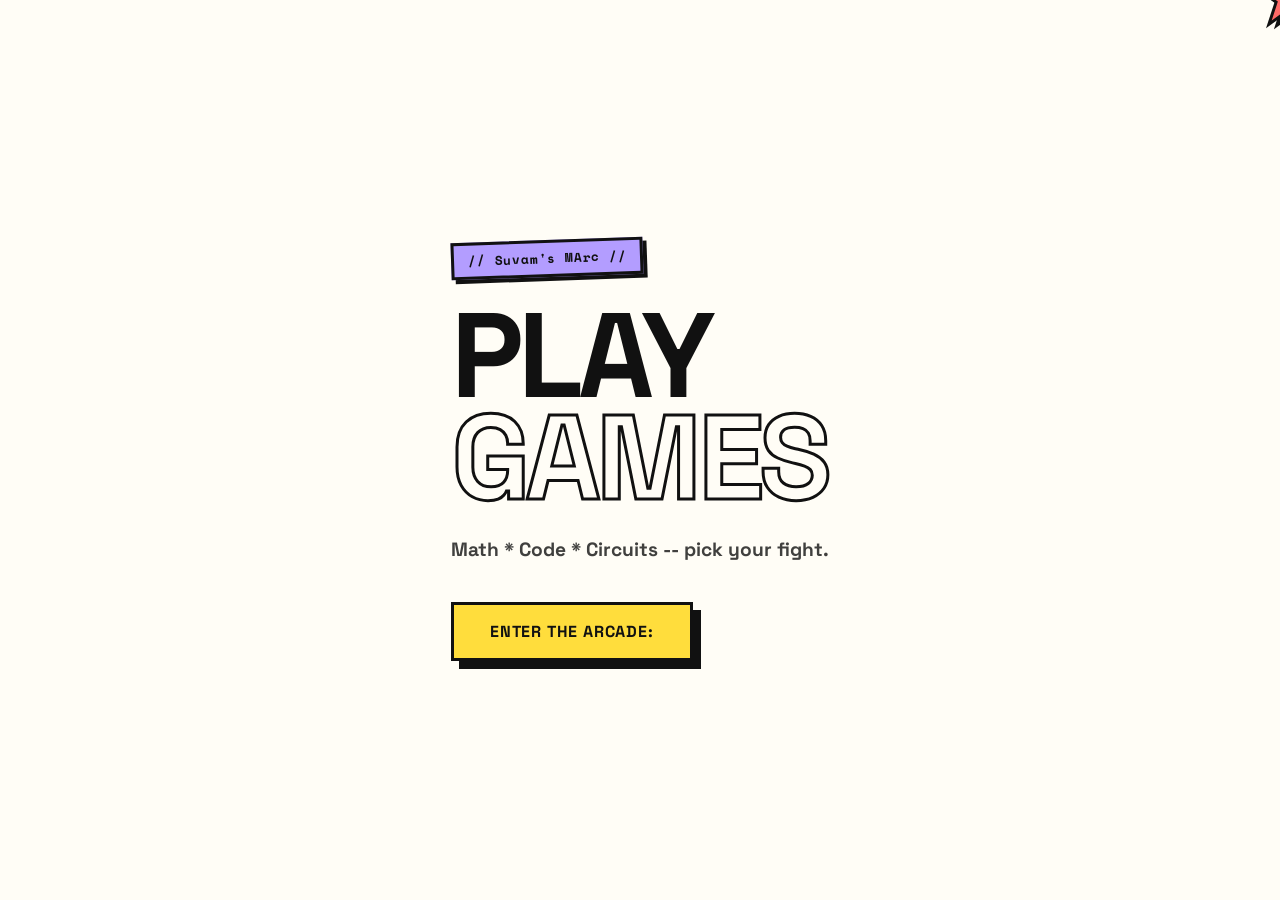
<file: index.html>
<!DOCTYPE html>
<html lang="en" data-theme="light">
<head>
    <meta charset="UTF-8">
    <meta name="viewport" content="width=device-width, initial-scale=1.0">
    <title>Suvam's Arcade</title>
    <link rel="preconnect" href="https://fonts.googleapis.com">
    <link rel="stylesheet" href="https://fonts.googleapis.com/css2?family=Space+Grotesk:wght@400;700;900&family=Space+Mono:wght@400;700&display=block">
    <link rel="stylesheet" href="style.css">
</head>
<body>
    
    <div id="screen-landing" class="screen active">
        <div class="landing-inner">
            <div class="arcade-tag">// Suvam's MArc //</div>
            <h1 class="arcade-title">
                <span class="title-solid">PLAY</span>
                <span class="title-hollow">GAMES</span>
            </h1>
            <p class="arcade-sub">Math * Code * Circuits -- pick your fight.</p>
            
            <a href="waiting/waiting.html">
            <button class="btn-primary" id="btn-enter">Enter the Arcade: </button>
            </a>
          </div>
        <div class="landing-deco" aria-hidden="true">
            <span class="deco-star">★</span>
        </div>
    </div>

    <div id="screen-username" class="screen">
        <div class="username-inner">
            <div class="arcade-tag">WHO ARE YOU?</div>
            <h2 class="gate-title">PICK YOUR <br><span class="title-accent">NICKNAME.</span></h2>
            <p class="gate-sub">No signup . No email. Just a name. </p>
            <div class="username-form">
                <input 
                type="text"
                id="username-input"
                class="username-field"
                placeholder="e.g. tungtungtungsahur"
                maxlength="20"
                autocomplete="off"
                spellcheck="false"
                >
                <div class="username-hint" id="username-hint"></div>
                <button class="btn-primary" id="btn-play">LET'S PLAY</button>
            </div>    
        </div>
    </div>
    
    <div id="screen-select" class="screen">
 
    <nav class="arcade-nav">
      <div class="nav-logo">SUVAM'S ARCADE</div>
      <div class="nav-right">
        <span class="nav-username" id="nav-username"></span>
        <button class="btn-change" id="btn-change">CHANGE NAME</button>
      </div>
    </nav>
 
    <div class="select-inner">
 
      <div class="select-header">
        <span class="section-tag">SELECT GAME</span>
        <h2 class="select-title">CHOOSE YOUR<br><span class="title-accent">BATTLEFIELD.</span></h2>
      </div>
 
      <div class="games-grid">
 
        <div class="game-card" data-game="numstrike">
          <div class="game-card-header yellow">
            <span class="game-icon">💥</span>
            <span class="game-difficulty">EASY → HARD</span>
          </div>
          <div class="game-card-body">
            <h3 class="game-name">NUMSTRIKE</h3>
            <p class="game-desc">Equations fall from the sky. Solve them before they hit the ground. Miss three — game over.</p>
            <div class="game-meta">
              <span class="game-tag">Math</span>
              <span class="game-tag">Timed</span>
              <span class="game-tag">Streak</span>
            </div>
            <div class="game-score">
              YOUR BEST: <span class="score-val" id="score-numstrike">---</span>
            </div>
            <button class="btn-play-game" data-target="games/numstrike/index.html">PLAY →</button>
          </div>
        </div>
 
        <div class="game-card" data-game="codecrash">
          <div class="game-card-header teal">
            <span class="game-icon">💻</span>
            <span class="game-difficulty">MEDIUM</span>
          </div>
          <div class="game-card-body">
            <h3 class="game-name">CODECRASH</h3>
            <p class="game-desc">Code runs line by line then crashes. Find the bug before the clock runs out.</p>
            <div class="game-meta">
              <span class="game-tag">Coding</span>
              <span class="game-tag">Reaction</span>
              <span class="game-tag">Accuracy</span>
            </div>
            <div class="game-score">
              YOUR BEST: <span class="score-val" id="score-codecrash">---</span>
            </div>
            <button class="btn-play-game" data-target="games/codecrash/index.html">PLAY →</button>
          </div>
        </div>
 
        <div class="game-card" data-game="wirefixer">
          <div class="game-card-header lime">
            <span class="game-icon">⚡</span>
            <span class="game-difficulty">HARD</span>
          </div>
          <div class="game-card-body">
            <h3 class="game-name">WIREFIXER</h3>
            <p class="game-desc">A circuit has one broken connection. Find and fix it before the system shuts down.</p>
            <div class="game-meta">
              <span class="game-tag">Circuits</span>
              <span class="game-tag">Logic</span>
              <span class="game-tag">Visual</span>
            </div>
            <div class="game-score">
              YOUR BEST: <span class="score-val" id="score-wirefixer">---</span>
            </div>
            <button class="btn-play-game" data-target="games/wirefixer/index.html">PLAY →</button>
          </div>
        </div>
 
      </div>

      <div class="leaderboard-wrap"> 
        <div class="leaderboard-header">
          <span class="section-tag">GLOBAL TOP 5</span>
        </div>
        <div class="leaderboard-list" id="leaderboard-list">
          <div class="lb-row lb-placeholder">Connect Supabase to load scores</div>
        </div>
      </div>
    </div>
  </div>  
</body>
</html>
</file>
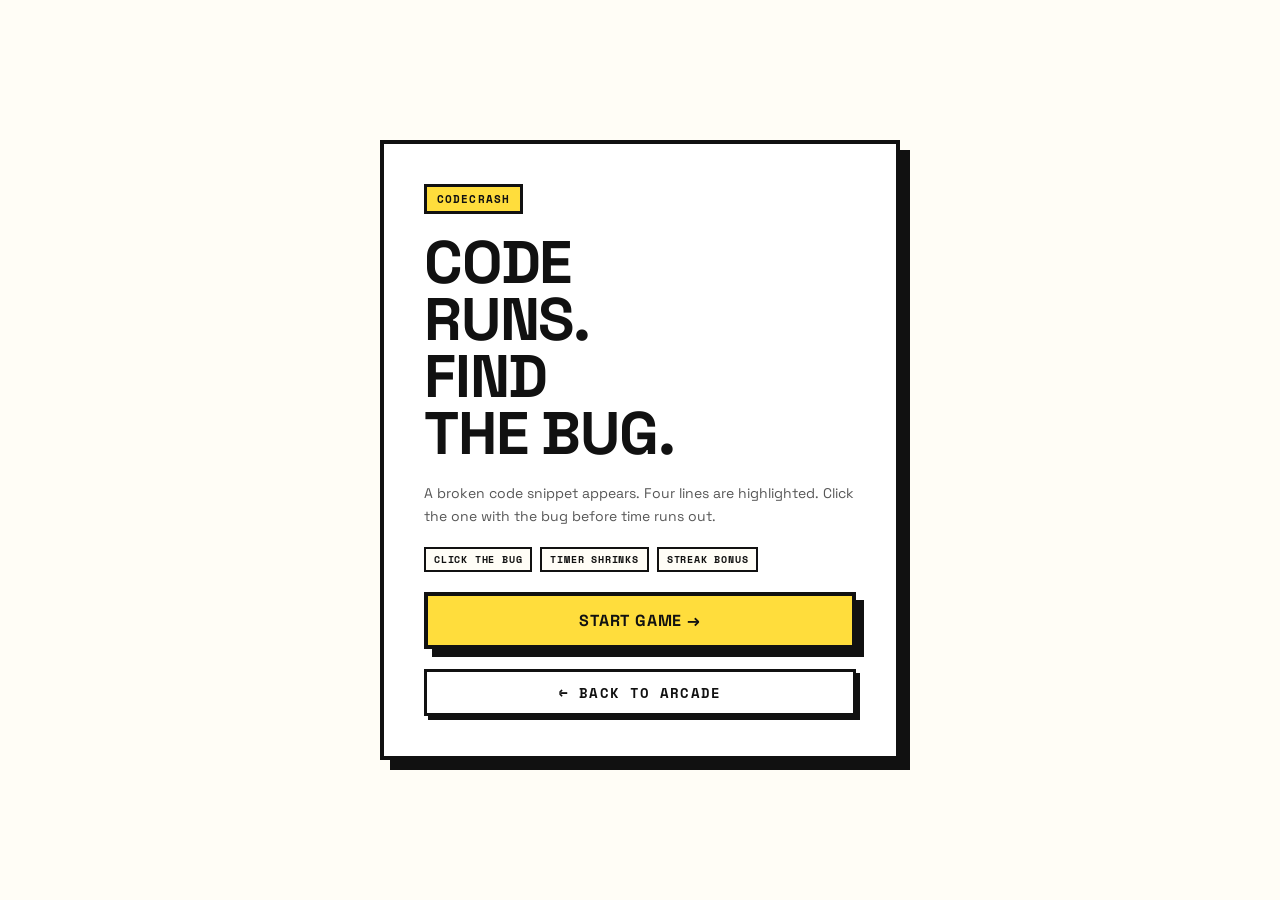
<file: games/codecrash/index.html>
<!DOCTYPE html>
<html lang="en">
<head>
  <meta charset="UTF-8">
  <meta name="viewport" content="width=device-width, initial-scale=1.0">
  <title>CODECRASH — Suvam's Arcade</title>

  <link href="https://fonts.googleapis.com/css2?family=Space+Grotesk:wght@400;700;900&family=Space+Mono:wght@400;700&display=block" rel="stylesheet">
  <link rel="stylesheet" href="style.css">
</head>
<body>
  <div id="overlay-start" class="overlay active">
    <div class="overlay-box">
      <div class="overlay-tag">CODECRASH</div>
      <h1 class="overlay-title">CODE<br>RUNS.<br>FIND<br>THE BUG.</h1>
      <p class="overlay-desc">
        A broken code snippet appears. Four lines are highlighted.
        Click the one with the bug before time runs out.
      </p>
      <div class="overlay-meta">
        <span class="meta-item">CLICK THE BUG</span>
        <span class="meta-item">TIMER SHRINKS</span>
        <span class="meta-item">STREAK BONUS</span>
      </div>
      <button id="btn-start" class="btn-primary">START GAME →</button>
      <button id="btn-back-start" class="btn-secondary">← BACK TO ARCADE</button>
    </div>
  </div>

  <div id="overlay-gameover" class="overlay">
    <div class="overlay-box">
      <div class="overlay-tag gameover-tag">GAME OVER</div>
      <h2 class="overlay-title">BUG<br>WON.</h2>

      <div class="result-grid">
        <div class="result-item">
          <span class="result-label">SCORE</span>
          <span class="result-value" id="final-score">0</span>
        </div>
        <div class="result-item">
          <span class="result-label">BEST</span>
          <span class="result-value" id="final-best">0</span>
        </div>
        <div class="result-item">
          <span class="result-label">ROUND</span>
          <span class="result-value" id="final-round">1</span>
        </div>
        <div class="result-item">
          <span class="result-label">BEST STREAK</span>
          <span class="result-value" id="final-streak">0</span>
        </div>
      </div>

      <div id="new-best-banner" class="new-best hidden">★ NEW BEST SCORE ★</div>

      <button id="btn-restart" class="btn-primary">PLAY AGAIN →</button>
      <button id="btn-back-over" class="btn-secondary">← BACK TO ARCADE</button>
    </div>
  </div>


  <div id="game-ui" class="hidden">

    <div id="hud">

      <div class="hud-left">
        <button id="btn-back-hud" class="hud-btn">← ARCADE</button>
        <span class="hud-title">// CODECRASH</span>
      </div>

      <div class="hud-center">
        <div class="hud-item">
          <span class="hud-label">SCORE</span>
          <span class="hud-value" id="hud-score">0</span>
        </div>
        <div class="hud-item">
          <span class="hud-label">ROUND</span>
          <span class="hud-value" id="hud-round">1</span>
        </div>
        <div class="hud-item">
          <span class="hud-label">STREAK</span>
          <span class="hud-value streak-val" id="hud-streak">0×</span>
        </div>
      </div>

      <!-- Right side: lives displayed as X marks -->
      <div class="hud-right">
        <span class="life" id="life-1">✕</span>
        <span class="life" id="life-2">✕</span>
        <span class="life" id="life-3">✕</span>
      </div>

    </div>

    <div id="game-area">

      <div class="context-pill">
        <span class="context-tag">CRASH</span>
        <span class="context-text" id="context-text">Loading...</span>
      </div>

      <div class="code-block" id="code-block">

        <div class="code-titlebar">
          <div class="code-titlebar-dots">
            <div class="dot dot-red"></div>
            <div class="dot dot-yellow"></div>
            <div class="dot dot-green"></div>
          </div>
          <span class="code-filename" id="code-filename">buggy.py</span>
          <span class="code-lang-tag" id="code-lang-tag">Python</span>
        </div>

        <div class="code-body" id="code-body"></div>

      </div>
      <div class="timer-wrap">
        <div class="timer-label-row">
          <span class="timer-label">TIME REMAINING</span>
          <span class="timer-seconds" id="timer-seconds">5.0s</span>
        </div>
        <div class="timer-track">
          <div class="timer-bar" id="timer-bar"></div>
        </div>
      </div>

    </div>
    <div id="status-bar">
      <span class="status-hint"><span>CLICK</span> the line with the bug</span>
      <span class="status-round" id="status-round">ROUND 1</span>
    </div>

  </div>
  <script src="game.js"></script>
</body>
</html>
</file>
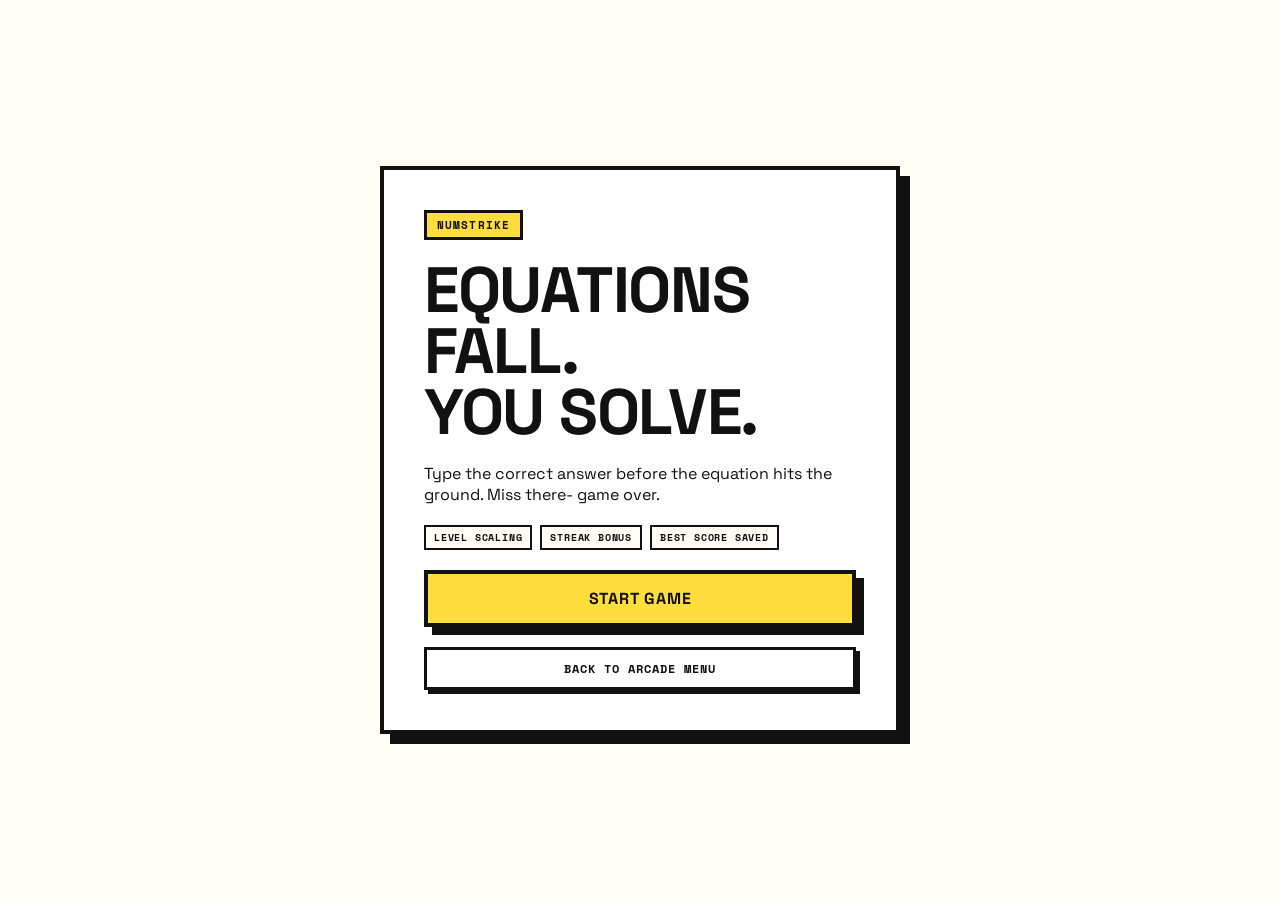
<file: games/numstrike/index.html>
<!DOCTYPE html>
<html lang="en">
    <head>
        <meta charset="UTF-8">
        <meta name="viewport" content="width=device-width", initial-scale=1.0>
        <title>NumStrike | A Fun Math Game</title>
        <link rel="stylesheet" href="style.css">
        <link rel="stylesheet" href="https://fonts.googleapis.com/css2?family=Space+Grotesk:wght@400;700;900&family=Space+Mono:wght@400;700&display=block">
    </head>

    <body> 
        <div id="overlay-start" class="overlay active">
            <div class="overlay-box">
                <div class="overlay-tag">NumStrike</div>
                <h1 class="overlay-title">EQUATIONS<br>FALL.<br>YOU SOLVE.</h1>
                <p class="overlay-dec">Type the correct answer before the equation hits the ground. Miss there- game over.</p>
                <div class="overlay-meta">
                    <span class="meta-item">LEVEL SCALING</span>
                    <span class="meta-item">STREAK BONUS</span>
                    <span class="meta-item">BEST SCORE SAVED</span>
                </div>
                <button id="btn-start" class="btn-primary">START GAME</button>
                <button id="btn-instructions" class="btn-secondary">BACK TO ARCADE MENU</button>
            </div>
        </div>


        <div id="overlay-gameover" class="overlay">
            <div class="overlay-box">
                <div class="overlay-tag gameover-tag">GAME OVER</div>
                <h2 class="overlay-title">NICE TRY!</h2>
                <div class="result-grid">
                    <div class="result-item">
                        <span class="result-label">SCORE:</span>
                        <span class="result-value" id="final-score">0</span>
                    </div>
                    <div class="result-item">
                        <span class="result-label">LEVEL</span>
                        <span class="result-value" id="final-level">1</span>
                    </div>
                    <div class="result-item">
                        <span class="result-label">BEST STREAK</span>
                        <span class="result-value" id="final-streak">0</span>
                    </div>
                </div>
                <div id="new-best-banner" class="new-best hidden">★ NEW BEST SCORE ★</div>
                <button id="btn-restart" class="btn-primary">PLAY AGAIN -></button>
                <button id="btn-back-over" class="btn-secondary">BACK TO ARCADE MENU</button>
            </div>
        </div>
 <div id="game-ui" class="hidden">

    
     <div id="hud">
      <div class="hud-left">
        <button id="btn-back-hud" class="hud-btn">← ARCADE</button>
      </div>
      <div class="hud-center">
        <div class="hud-item">
          <span class="hud-label">SCORE</span>
          <span class="hud-value" id="hud-score">0</span>
        </div>
        <div class="hud-item">
          <span class="hud-label">LEVEL</span>
          <span class="hud-value" id="hud-level">1</span>
        </div>
        <div class="hud-item">
          <span class="hud-label">STREAK</span>
          <span class="hud-value streak-val" id="hud-streak">0×</span>
        </div>
      </div>
      <div class="hud-right">
        <div id="lives-display">
          <span class="life" id="life-1">♥</span>
          <span class="life" id="life-2">♥</span>
          <span class="life" id="life-3">♥</span>
        </div>
      </div>
    </div>

    <canvas id="game-canvas"></canvas>

    <div id="key-hints">
        <span class="hint-item"><kbd>0-9</kbd>Type Answer</span>
        <span class="hint-sep">·</span>
        <span class="hint-item"><kbd>ENTER</kbd>Fire</span>
        <span class="hint-sep">·</span>
        <span class="hint-item"><kbd>BACKSPACE</kbd>correct</span>
        <span class="hint-sep">·</span>
        <span class="hint-item">miss 3 - <strong>GAME OVER</strong></span>
    </div>

    <div id="input-bar">
        <span id="input-prefix">&gt;_</span>
        <input
            type="text"
            id="answer-input"
            autocomplete="off"
            spellcheck="false"
            placeholder="Type your answer here"
            maxlength="6"
        >
        <button id="btn-submit">FIRE</button>
    </div>
  </div>
    <script src="game.js"></script>
</body>
</html>
</file>
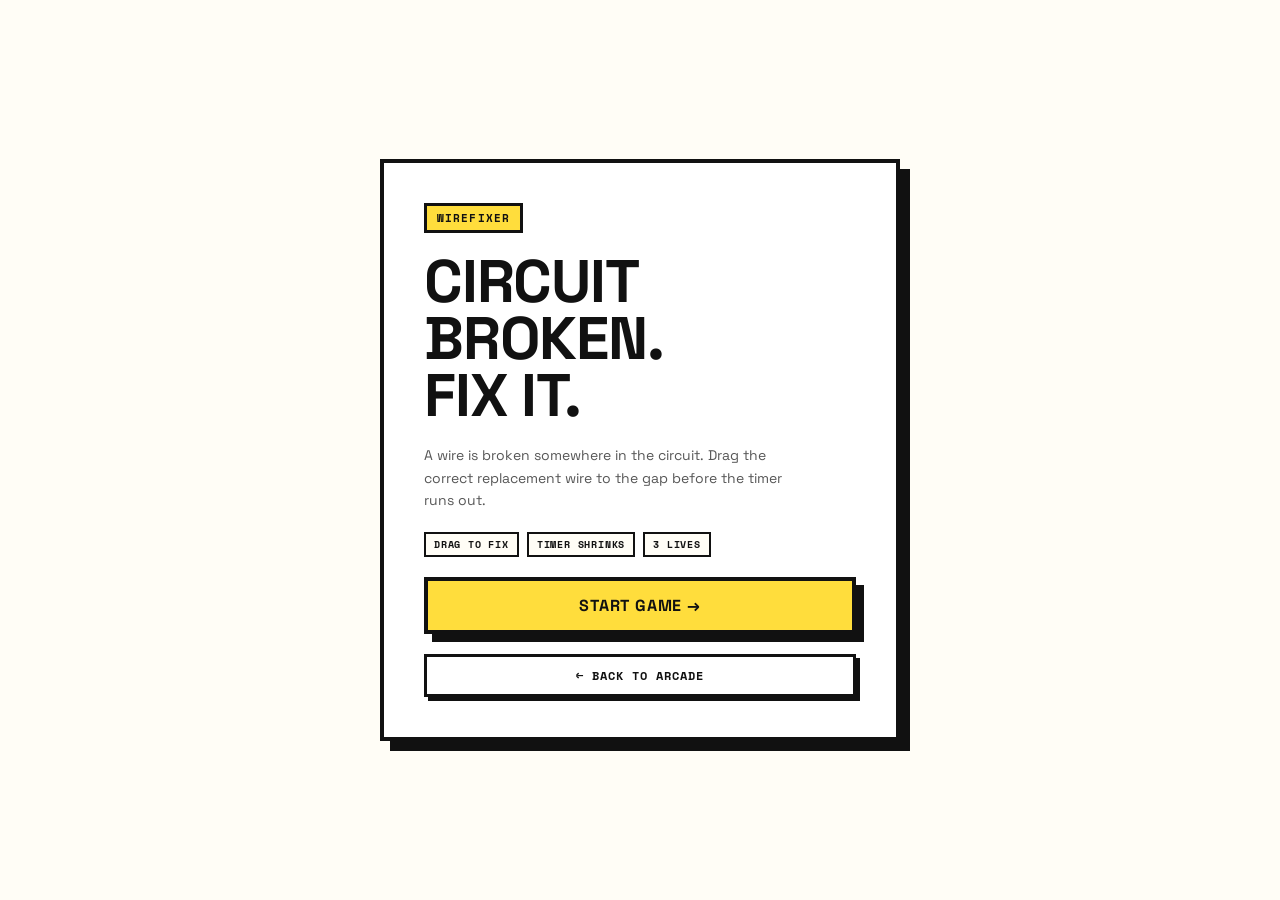
<file: games/wirefixer/index.html>
<!DOCTYPE html>
<html lang="en">
<head>
  <meta charset="UTF-8">
  <meta name="viewport" content="width=device-width, initial-scale=1.0">
  <title>WIREFIXER — Suvam's Arcade</title>
  <link href="https://fonts.googleapis.com/css2?family=Space+Grotesk:wght@400;700;900&family=Space+Mono:wght@400;700&display=block" rel="stylesheet">
  <link rel="stylesheet" href="style.css">
</head>
<body>

  <div id="overlay-start" class="overlay active">
    <div class="overlay-box">
      <div class="overlay-tag">WIREFIXER</div>
      <h1 class="overlay-title">CIRCUIT<br>BROKEN.<br>FIX IT.</h1>
      <p class="overlay-desc">
        A wire is broken somewhere in the circuit.
        Drag the correct replacement wire to the gap
        before the timer runs out.
      </p>
      <div class="overlay-meta">
        <span class="meta-item">DRAG TO FIX</span>
        <span class="meta-item">TIMER SHRINKS</span>
        <span class="meta-item">3 LIVES</span>
      </div>
      <button id="btn-start" class="btn-primary">START GAME →</button>
      <button id="btn-back-start" class="btn-secondary">← BACK TO ARCADE</button>
    </div>
  </div>

  <div id="overlay-gameover" class="overlay">
    <div class="overlay-box">
      <div class="overlay-tag gameover-tag">GAME OVER</div>
      <h2 class="overlay-title">CIRCUIT<br>DEAD.</h2>
      <div class="result-grid">
        <div class="result-item">
          <span class="result-label">SCORE</span>
          <span class="result-value" id="final-score">0</span>
        </div>
        <div class="result-item">
          <span class="result-label">BEST</span>
          <span class="result-value" id="final-best">0</span>
        </div>
        <div class="result-item">
          <span class="result-label">LEVEL</span>
          <span class="result-value" id="final-level">1</span>
        </div>
        <div class="result-item">
          <span class="result-label">BEST STREAK</span>
          <span class="result-value" id="final-streak">0</span>
        </div>
      </div>
      <div id="new-best-banner" class="new-best hidden">★ NEW BEST SCORE ★</div>
      <button id="btn-restart" class="btn-primary">PLAY AGAIN →</button>
      <button id="btn-back-over" class="btn-secondary">← BACK TO ARCADE</button>
    </div>
  </div>

  <div id="game-ui" class="hidden">

    <!-- HUD: top bar -->
    <div id="hud">
      <div class="hud-left">
        <button id="btn-back-hud" class="hud-btn">← ARCADE</button>
        <span class="hud-title">// WIREFIXER</span>
      </div>

      <div class="hud-center">
        <div class="hud-item">
          <span class="hud-label">SCORE</span>
          <span class="hud-value" id="hud-score">0</span>
        </div>
        <div class="hud-item">
          <span class="hud-label">LEVEL</span>
          <span class="hud-value" id="hud-level">1</span>
        </div>
        <div class="hud-item">
          <span class="hud-label">STREAK</span>
          <span class="hud-value streak-val" id="hud-streak">0×</span>
        </div>
      </div>

      <div class="hud-right">
        <span class="life" id="life-1">⚡</span>
        <span class="life" id="life-2">⚡</span>
        <span class="life" id="life-3">⚡</span>
      </div>
    </div>
    <div id="game-area">

      <div id="score-popup" class="score-popup hidden"></div>

      <div id="circuit-wrap">
        <svg id="circuit-svg" viewBox="0 0 560 200" xmlns="http://www.w3.org/2000/svg">
        </svg>
      </div>

      <div id="question-prompt" class="question-prompt"></div>

      <div id="mc-wrap" class="mc-wrap hidden">
        <span class="tray-label">choose the answer:</span>
        <div id="mc-options" class="wire-options-row">
        </div>
      </div>

      <div id="numeric-wrap" class="numeric-wrap hidden">
        <span class="tray-label">type your answer:</span>
        <div class="numeric-input-row">
          <input type="number" id="numeric-input" class="numeric-input" step="0.1" placeholder="0">
          <span id="numeric-unit" class="numeric-unit">ohm</span>
          <button id="numeric-submit" class="btn-secondary numeric-submit-btn">submit --</button>
        </div>
      </div>

      <div class="wire-tray">
        <span class="tray-label">REPLACEMENT WIRES:</span>
        <div id="wire-options" class="wire-options-row">
        </div>
      </div>

      <div class="timer-wrap">
        <div class="timer-label-row">
          <span class="timer-label">TIME REMAINING</span>
          <span class="timer-seconds" id="timer-seconds">10.0s</span>
        </div>
        <div class="timer-track">
          <div class="timer-bar" id="timer-bar"></div>
        </div>
      </div>

    </div>

    <div id="status-bar">
      <span class="status-hint"><span>DRAG</span> the correct wire to the break</span>
      <span class="status-level" id="status-level">LEVEL 1</span>
    </div>

  </div>

  <script src="game.js"></script>
</body>
</html>
</file>
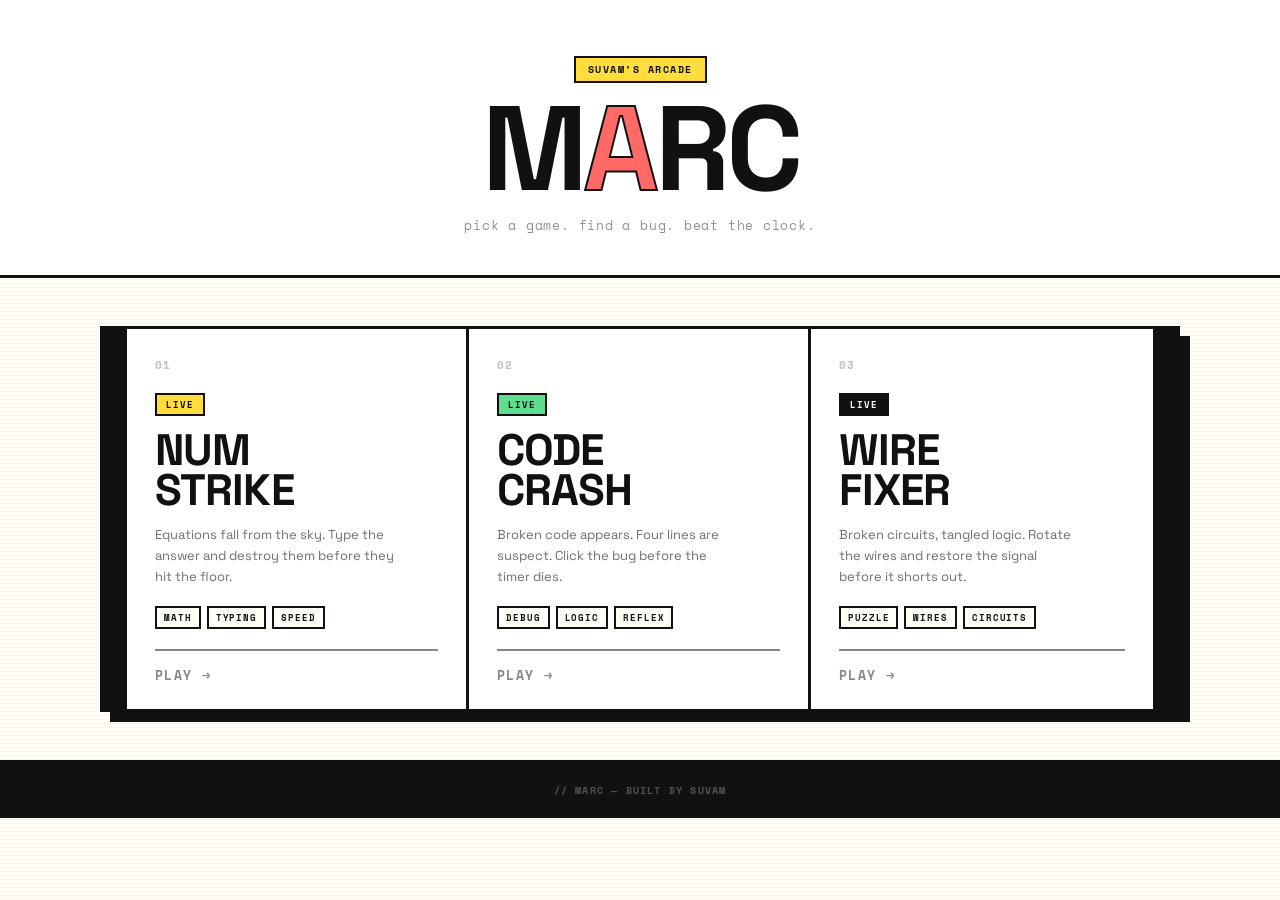
<file: waiting/waiting.html>
<!DOCTYPE html>
<html lang="en">
<head>
  <meta charset="UTF-8">
  <meta name="viewport" content="width=device-width, initial-scale=1.0">
  <title>MArc — Suvam's Arcade</title>
  <link href="https://fonts.googleapis.com/css2?family=Space+Grotesk:wght@400;700;900&family=Space+Mono:wght@400;700&display=block" rel="stylesheet">
  <link rel="stylesheet" href="style.css">
</head>
<body>

  <header id="header">
    <div class="header-tag">SUVAM'S ARCADE</div>
    <h1 class="arcade-title">M<span class="title-accent">A</span>rc</h1>
    <p class="arcade-sub">pick a game. find a bug. beat the clock.</p>
  </header>

  <main id="game-grid">

    <a class="game-card" href="../games/numstrike/index.html">
      <div class="card-number">01</div>
      <div class="card-body">
        <div class="card-tag" style="background: var(--yellow); color: var(--ink);">LIVE</div>
        <h2 class="card-title">NUM<br>STRIKE</h2>
        <p class="card-desc">Equations fall from the sky. Type the answer and destroy them before they hit the floor.</p>
        <div class="card-meta">
          <span class="card-chip">MATH</span>
          <span class="card-chip">TYPING</span>
          <span class="card-chip">SPEED</span>
        </div>
      </div>
      <div class="card-cta">PLAY →</div>
    </a>

    <a class="game-card" href="../games/codecrash/index.html">
      <div class="card-number">02</div>
      <div class="card-body">
        <div class="card-tag" style="background: var(--green); color: var(--ink);">LIVE</div>
        <h2 class="card-title">CODE<br>CRASH</h2>
        <p class="card-desc">Broken code appears. Four lines are suspect. Click the bug before the timer dies.</p>
        <div class="card-meta">
          <span class="card-chip">DEBUG</span>
          <span class="card-chip">LOGIC</span>
          <span class="card-chip">REFLEX</span>
        </div>
      </div>
      <div class="card-cta">PLAY →</div>
    </a>

    <a class="game-card " href="../games/wirefixer/index.html">
      <div class="card-number">03</div>
      <div class="card-body">
        <div class="card-tag" style="background: var(--ink); color: var(--bg);">LIVE</div>
        <h2 class="card-title">WIRE<br>FIXER</h2>
        <p class="card-desc">Broken circuits, tangled logic. Rotate the wires and restore the signal before it shorts out.</p>
        <div class="card-meta">
          <span class="card-chip">PUZZLE</span>
          <span class="card-chip">WIRES</span>
          <span class="card-chip">CIRCUITS</span>
        </div>
      </div>
      <div class="card-cta">PLAY →</div>
    </a>

  </main>

  <footer id="footer">
    <span class="footer-text">// MARC — BUILT BY SUVAM</span>
  </footer>

  <script src="script.js"></script>
</body>
</html>
</file>
<file: style.css>
*, *::before, *::after { box-sizing: border-box; margin: 0; padding: 0; }
 
:root {
    --bg: #fffdf6;
    --surface: #ffffff;
    --ink: #111111;

    --red: #ff6a67;
    --yellow: #ffdd3c;
    --blue: #179FF5;
    --purple: #b39dff;

    --accent: var(--red);
    --shadow: #111111;
    --text: #111111;

    --grid: rgba(17,17,17,0.07);
}

html, body {
    height: 100%;
    font-family: 'Space Grotesk', sans-serif;
    background: var(--bg);
    color: var(--text);
    overflow-x: hidden;
    scrollbar-width: none;
}

body::-webkit-scrollbar {
    display: none;
}

.custom-cursor-trail {
    position: fixed;
    width: 15px;
    height: 15px;
    background-color: var(--red);
    border: 3px solid var(--ink);
    pointer-events: none;
    z-index: 9999;
    transform: translate(-50%, -50%);
    display: none;
    box-shadow: 2px 2px 0 var(--ink);
    transition: transform 0.11s cubic-bezier(0.175,0.0885,0.32,1.275), background-color 0.15s ease;
}

@media (pointer: fine) {
    body { cursor: crosshair; }
    .custom-cursor-trail {display: block;}
}

.graph-grid-backdrop {
    position: absolute;
    inset: 0;
    background-size: 40px 40px;
    background-image:
    linear-gradient(to right, var(--grid) 1px, transparent 1px),
    linear-gradient(to bottom, var(--grid ) 1px, transparent 1px);
    pointer-events: none;
    z-index: 0;
    transform: scale(1.02);
    transition: transform 0.4s cubic-bezier(0.16,1,0.3,1);
}

.screen {
    display: none;
    min-height: 100vh;
    width: 100%;
    position: relative;
    overflow: hidden;
    justify-content: center;
    align-items: center;
    padding: 2rem 1rem; 

}

.screen.active {
    display: flex;
}
.arcade-tag {
    font-family: 'Space Mono', monospace;
    font-size: 0.8rem;
    font-weight: 700;
    color: var(--ink);
    background: var(--purple);
    border: 3px solid var(--ink);
    padding: 6px 14px;
    display: inline-block;
    letter-spacing: 0.05rem;
    margin-bottom: 1.75rem;
    box-shadow: 4px 4px 0 var(--ink);
    transform: rotate(-2deg);
}

.section-tag {
    display: inline-block;
    background: var(--ink);
    color: var(--yellow);
    border: 3px solid var(--ink);
    padding: 4px 14px;
    font-weight: 900;
    font-size: 0.75rem;
    text-transform: uppercase;
    letter-spacing: 0.15em;
    margin-bottom: 1.25rem;
    box-shadow: 4px 4px 0 var(--ink);
    transform: rotate(-1deg);
}

.title-accent { color: var(--blue);}
.title-hollow {
    -webkit-text-stroke: 3px var(--ink);
    color: transparent;
    display: block;
}
.title-solid {
    color:var(--ink);
    display: block;
}

.btn-primary {
    background: var(--yellow);
    color: var(--ink);
    border: 3.9px solid var(--ink);
    padding: 16px 36px;
    font-family: 'Space Grotesk', sans-serif;
    font-weight: 900;
    font-size: 1rem;
    text-transform: uppercase;
    letter-spacing: 0.05em;
    cursor: pointer;
    box-shadow: 8px 8px 0 var(--shadow);
    transition: transform 0.1s cubic-bezier(0.16,1,0.3,1),
                box-shadow 0.1s cubic-bezier(0.16,1,0.3,1);
    display: inline-block;
    text-decoration: none;
    position: relative;
    outline: none;
}

.btn-primary:hover {
    transform: translate(-2px,-2px);
    box-shadow: 10px 10px 0 var(--shadow);
}

.btn-primary:active {
    transform: translate(8px,8px);
    box-shadow: 0px 0px 0 var(--shadow);
}

.loading-inner {
    position: relative;
    z-index: 2;
    text-align: center;
    max-width: 720px;
    width: 100%;
    padding: 4rem 2rem;
    background: var(--surface);
    border: 4px solid var(--ink);
    box-shadow: 16px 16px 0 var(--ink);
    transform: translateY(50px);
    opacity: 0;
    transition: transform 0.6s cubic-bezier(0.34,1.56,0.64,1), opacity 0.4s ease;
}

.screen.active .landing-inner {
    transform: translateY(0);
    opacity: 1;
}

.arcade-title {
    font-size: clamp(3.5rem,11vw,7.5rem);
    font-weight: 900;
    letter-spacing: -0.04em;
    line-height: 0.85;
    text-transform: uppercase;
    margin-bottom: 1.75rem;
    color: var(--ink);
}

.arcade-sub {
    font-size: 1.2rem;
    font-weight: 700;
    color: var(--ink);
    margin-bottom: 2.5rem;
    opacity: 0.8;
}

.landing-deco {
    position:absolute;
    top: -2.75rem;
    right: -2.75rem;
    z-index: 3;
}

.deco-star {
    font-size: 5rem;
    color: var(--red);
    display: block;
    animation: structuralSpin 16s linear infinite;
    -webkit-text-stroke: 3px var(--ink);
    line-height: 1;
    text-shadow: 5px 5px 0 var(--ink);
}
@keyframes structuralSpin {
    from {transform: rotate(0deg);}
    to {transform: rotate(360deg);}
}

.username-inner {
    position:relative;
    z-index: 2;
    max-width: 520px;
    width: 100%;
    padding: 3.5rem 2rem;
    text-align: center;
    background: var(--surface);
    border: 4px solid var(--ink);
    transform: scale(0.9) translateY(30px);
    opacity: 0;
    transition: transform 0.5s cubic-bezier(0.34,1.56,0.64,1), opacity 0.3s ease;
}

.screen.active .username-inner {
    transform: scale(1) translateY(0);
    opacity: 1;
}

.gate-title {
    font-size: clamp(2.5rem,7vw,4.25rem);
    font-weight: 900;
    letter-spacing: -0.03em;
    text-transform: uppercase;
    line-height: 0.95;
    margin-bottom:1rem;
    color: var(--ink);
}

.gate-sub {
    font-size: 0.9rem;
    font-weight: 700;
    color: var(--ink);
    margin-bottom: 2rem;
    text-transform: uppercase;
    letter-spacing: 0.08em;
    opacity: 0.6;
}

.username-form {
    display: flex;
    flex-direction: column;
    gap: 1.5rem;
    align-items: center;
    width: 100%;
}

.username-field {
    width: 100%;
    background: var(--surface);
    border: 4px solid var(--ink);
    padding: 18px;
    font-family: 'Space Mono', monospace;
    font-size: 1.3rem;
    font-weight: 700;
    text-transform: uppercase;
    letter-spacing: 0.05em;
    outline: none;
    color: var(--ink);
    text-align: center;
    box-shadow: 6px 6px 0 var(--ink);
    transition: transform 0.15s ease, box-shadow 0.15s ease;
}

.username-field:focus {
    transform: translate(-3px,-3px);
    box-shadow: 9px 9px 0 var(--blue);
}

.username-hint {
    font-family: 'Space Mono',monospace;
    font-size: 0.8rem;
    font-weight: 700;
    text-transform: uppercase;
    letter-spacing: 0.02em;
    min-height: 1.5em;
    transition: all 0.2s cubic-bezier(0.16,1,0.3,1);
}

.username-hint.error {color:var(--red); transform: scale(1.05);}
.username-hint.ok {color: var(--ink); background: var(--yellow); padding: 4px 10px; border: 2px solid var(--ink);}

#screen-select {
    flex-direction: column;
    justify-content: flex-start;
    align-items: stretch;
    padding: 0;
}
.arcade-nav {
    position: relative;
    z-index: 10;
    border-bottom: 4px solid var(--ink);
    background: var(--surface);
    display: flex;
    align-items: center;
    justify-content: space-between;
    padding: 0 2rem;
    height: 80px;
}

.arcade-nav .nav-logo {
    background: var(--blue);
    border: 3px solid var(--ink);
    padding: 6px 18px;
    font-family: 'Space Mono', monospace;
    font-weight: 700;
    font-size: 1rem;
    color: var(--ink);
    box-shadow: 4px 4px 0 var(--ink);
    text-transform: uppercase;
}
.nav-right {
    display: flex;
    align-items: center;
    gap: 1.5rem;

}
.nav-username {
    font-family: 'Space Mono', monospace;
    font-weight: 700;
    font-size: 0.9rem;
    color: var(--ink);
    text-transform:uppercase;
    background: var(--yellow);
    border: 3px solid var(--ink);
    padding: 6px 14px;
    box-shadow: 3px 3px 0 var(--ink);
} 
.btn-change {
    background: var(--surface);
    color: var(--ink);
    border: 3px solid var(--ink);
    padding: 8px 16px;
    font-family: 'Space Mono', monospace;
    font-weight: 700;
    font-size: 0.8rem;
    text-transform: uppercase;
    cursor: pointer;
    box-shadow: 4px 4px 0 var(--ink);
    transition: transform 0.1s ease, box-shadow 0.1s ease;
}
.btn-change:hover {
    transform: translate(-1px,-1px);
    box-shadow: 5px 5px 0 var(--ink);
}
.btn-change:active {
    transform: translate(4px,4px);
    box-shadow: 0px 0px 0 var(--ink);
}

.select-inner {
    position: relative;
    z-index: 2;
    max-width: 1240px;
    width: 100%;
    margin: 0 auto;
    padding: 3.5rem 2rem;
}

.select-header {
    margin-bottom: 3.5rem;
    opacity: 0;
    transform: translate(20px);
    transition: transform 0.5s cubic-bezier(0.16,1,0.3,1), opacity 0.5s ease;
}

#screen-select.active .select-header {
    opacity:1; transform: translateY(0);
}

.select-title {
    font-size: clamp(2.5rem,6vw,3.75rem);
    font-weight: 900;
    letter-spacing: -0.03em;
    text-transform: uppercase;
    color: var(--ink);
    line-height: 0.95;
}

.games-grid {
    display: grid;
    grid-template-columns: repeat(auto-fill, minmax(340px,1fr));
    gap: 2rem;
    margin-bottom: 4.5rem;
}

.game-card {
    background:var(--surface);
    border: 4px solid var(--ink);
    box-shadow: 8px 8px 0 var(--ink);
    transition: transform 0.2s cubic-bezier(0.34,1.56,0.64,1), box-shadow 0.2s cubic-bezier(0.34,1.56,0.64,1);
    cursor: pointer;
    opacity: 0;
   transform: translateY(30px);
}

#screen-select.active .game-card {
    opacity: 1;
    transform: translateY(0);
}

#screen-select.active .game-card:nth-child(1) {transition-delay: 0.1s;}
#screen-select.active .game-card:nth-child(2) {transition-delay: 0.2s;}
#screen-select.active .game-card:nth-child(3) {transition-delay: 0.3s;}

.game-card:hover {
    transform: translate(-6px,-6px);
    box-shadow: 14px 14px 0 var(--ink);
}

.game-card-header {
    border-bottom: 4px solid var(--ink);
    padding: 1.5rem;
    display: flex;
    align-items: center;
    justify-content: space-between;
}

.game-card-header.yellow {background: var(--yellow);}
.game-card-header.teal { background: var(--blue);}
.game-card-header.lime {background:var(--purple);}

.game-icon {font-size:2.5rem; line-height: 1;}

.game-difficulty {
    font-family: 'Space Mono', monospace;
    font-size: 0.7rem;
    font-weight: 720;
    text-transform: uppercase;
    color: var(--ink);
    background: var(--surface);
    border: 2px solid var(--ink);
    padding: 4px 8px;
}

.game-card-body {padding: 1.75rem;}

.game-name {
    font-size:1.75rem;
    font-weight: 900;
    text-transform: uppercase;
    color: var(--ink);
    margin-bottom: 0.75rem;
    letter-spacing: -0.02em;
}

.game-desc {  
    font-size:0.95rem;
    font-weight: 501;
    line-height: 1.50001;
    color: var(--ink);
    margin-bottom: 1.75rem;
    opacity: 0.8;

}

.game-meta {
    display:flex;
    flex-wrap: wrap;
    gap: 0.5rem;
    margin-bottom: 1.5rem;
}

.game-tag {
    background: var(--bg);
    border: 2px solid var(--ink);
    padding: 4px 10px;
    font-size: 0.65rem;
    font-weight: 900;
    text-transform: uppercase;
    color: var(--ink);
}

.game-score {
    font-family:'Segoe UI', Tahoma, Geneva, Verdana, sans-serif;
    font-size: 0.8rem;
    font-weight: 700;
    text-transform: uppercase;
    color: var(--ink);
    margin-bottom: 1.75rem;
    border-top: 2px dashed var(--grid);
    padding-top: 1rem;
}

.score-val {font-weight: 900; color: var(--red);}

.btn-play-game {
    background: var(--ink);
    color: var(--surface);
    border: 3px solid var(--ink);
    padding: 14px;
    font-family: 'Space Grotesk', sans-serif;
    font-weight: 900;
    font-size: 0.9rem;
    text-transform: uppercase;
    letter-spacing: 0.05em;
    cursor: pointer;
    width:100%;
    text-align: center;
    transition: background-color 0.15s ease, color 0.15s ease, transform 0.1s ease;
}

.game-card:hover .btn-play-game {
    background: var(--red);
    color: var(--ink);
}

.leaderboard-wrap {
    border: 4px solid var(--ink);
    box-shadow: 10px 10px 0 var(--ink);
    background: var(--surface);
    max-width: 540px;
    width: 100%;
    opacity: 0;
    transform: translateY(30px);
    transition: transform 0.5s cubic-bezier(0.16,1,0.3,1) 0.4s, opacity 0.5s ease 0.4s;
}

#screen-select.active .leaderboard-wrap {opacity:1; transform: translateY(0);}

.leaderboard-header {
    border-bottom: 4px solid var(--ink);
    background: var(--purple);
    padding: 1.5rem
}

.leaderboard-list {
    padding: 1rem 1.5rem;
    display: flex;
    flex-direction: column;
}

.lb-row {
    display: flex;
    align-items: center;
    justify-content: space-between;
    padding: 1rem 0;
    border-bottom: 2px dashed var(--grid);
    font-weight: 700;
    font-size: 0.95rem;
    color: var(--ink);
    text-transform: uppercase;
}

.lb-row:last-child {border-bottom:none;}

.lb-rank {
    font-family: 'Space Mono', monospace;
    background: var(--blue);
    color: var(--ink);
    border: 2px solid var(--ink);
    font-size: 0.8rem;
    padding: 2px 8px;
    min-width: 36px;
    text-align: center;
    box-shadow: 2px 2px 0 var(--ink);
}

.lb-name {flex:1; padding:0 1.25rem; font-weight: 700;}
.lb-score { font-family:'Space Mono',monospace; font-weight: 900; color: var(--red);}

.lb-placeholder {
    color: var(--ink);
    font-size: 0.85rem;
    text-align: center;
    font-style: italic;
    text-transform: none;
    justify-content: center;
    opacity: 0.6;
}

@media (max-width:768px) {
    .games-grid { grid-template-columns: 1fr;}
    .arcade-title {font-size: clamp(3rem,14vw,5rem);}
    .arcade-nav {padding:0 1rem; height: 72px;}
    .nav-right {gap: 0.75rem;}
    .select-inner { padding: 2rem 1rem;}
    .landing-inner, .username-inner {padding:3rem 1.25rem; box-shadow: 10px 10px 0 var(--ink);}
    .landing-deco {top:-1.75rem; right: -1.75rem;}
    .deco-star {font-size:3.5rem;}
}
</file>
<file: games/codecrash/style.css>
:root {
    --bg: #fffdf6;
    --surface: #ffffff;
    --ink: #111111;
    --red: #ff6a67;
    --yellow: #ffdd3c;
    --blue: #179ff5;
    --purple: #b39dff;
    --green: #5edd8e;
    --shadow: #111111;
}

*, *::before, *::after {
    box-sizing: border-box;
    margin: 0;
    padding: 0;
}

html, body {
    width: 100%;
    height: 100%;
    overflow: hidden;
    background: var(--bg);
    color: var(--ink);
    font-family: 'Space Grotesk', sans-serif;
}

body::before {
    content: '';
    position: fixed;
    inset: 0;
    background: repeating-linear-gradient(
        to bottom,
        transparent,
        transparent 3px,
        rgba(17,17,17,0.035) 3px,
        rgba(17,17,17,0.035) 4px
    );
    pointer-events: none;
    z-index: 0;
}

.overlay {
    display: none;
    position: fixed;
    inset: 0;
    background: var(--bg);
    z-index: 100;
    align-items: center;
    justify-content: center;
}

.overlay.active {
    display: flex;
}

.overlay-box {
    display: flex;
    flex-direction: column;
    align-items: flex-start;
    gap: 20px;
    max-width: 520px;
    width: 90%;
    padding: 40px;
    background: var(--surface);
    border: 4px solid var(--ink);
    box-shadow: 10px 10px 0 var(--shadow);
    position: relative;
    z-index: 1;
}

.overlay-tag {
    font-family: 'Space Mono', monospace;
    font-size: 11px;
    font-weight: 700;
    letter-spacing: 0.1em;
    text-transform: uppercase;
    background: var(--yellow);
    color: var(--ink);
    border: 3px solid var(--ink);
    padding: 4px 10px;
    display: inline-block;
}

.gameover-tag {
    background: var(--red);
    color: var(--surface);
}

.overlay-title {
    font-size: clamp(36px, 8vw, 60px);
    font-weight: 900;
    line-height: 0.95;
    letter-spacing: -0.02em;
    text-transform: uppercase;
}

.overlay-desc {
    font-size: 14px;
    line-height: 1.6;
    opacity: 0.7;
}

.overlay-meta {
    display: flex;
    gap: 8px;
    flex-wrap: wrap;
}

.meta-item {
    font-family: 'Space Mono', monospace;
    font-size: 10px;
    font-weight: 700;
    letter-spacing: 0.08em;
    text-transform: uppercase;
    border: 2px solid var(--ink);
    padding: 3px 8px;
    background: var(--bg);
}

.btn-primary {
    font-family: 'Space Grotesk', sans-serif;
    font-size: 16px;
    font-weight: 700;
    letter-spacing: 0.05em;
    text-transform: uppercase;
    cursor: pointer;
    background: var(--yellow);
    color: var(--ink);
    border: 4px solid var(--ink);
    box-shadow: 8px 8px 0 var(--shadow);
    padding: 14px 28px;
    align-self: stretch;
    text-align: center;
    transition:
        transform 0.1s cubic-bezier(0.16,1,0.3,1),
        box-shadow 0.1s cubic-bezier(0.16,1,0.3,1);
}

.btn-primary:hover  { transform: translate(-2px,-2px); box-shadow: 10px 10px 0 var(--shadow); }
.btn-primary:active { transform: translate(8px,8px);   box-shadow: 0 0 0 var(--shadow); }

.btn-secondary {
    font-family: 'Space Mono', monospace;
    font-size: 14px;
    font-weight: 700;
    letter-spacing: 0.08em;
    text-transform: uppercase;
    cursor: pointer;
    background: transparent;
    color: var(--ink);
    border: 3px solid var(--ink);
    box-shadow: 4px 4px 0 var(--shadow);
    padding: 10px 20px;
    align-self: stretch;
    text-align: center;
    transition:
        transform 0.1s cubic-bezier(0.16,1,0.3,1),
        box-shadow 0.1s cubic-bezier(0.16,1,0.3,1);
}

.btn-secondary:hover  { transform: translate(-2px,-2px); box-shadow: 6px 6px 0 var(--shadow); }
.btn-secondary:active { transform: translate(4px,4px);   box-shadow: 0 0 0 var(--shadow); }

.result-grid {
    display: grid;
    grid-template-columns: 1fr 1fr;
    gap: 4px;
    width: 100%;
    background: var(--ink);
    border: 2px solid var(--ink);
}

.result-item {
    display: flex;
    flex-direction: column;
    gap: 4px;
    padding: 16px;
    background: var(--bg);
}

.result-label {
    font-family: 'Space Mono', monospace;
    font-size: 12px;
    font-weight: 700;
    letter-spacing: 0.1em;
    text-transform: uppercase;
    opacity: 0.55;
}

.result-value {
    font-family: 'Space Mono', monospace;
    font-size: 28px;
    font-weight: 700;
}

.new-best {
    font-family: 'Space Mono', monospace;
    font-size: 13px;
    font-weight: 700;
    letter-spacing: 0.1em;
    text-transform: uppercase;
    background: var(--yellow);
    border: 3px solid var(--ink);
    padding: 10px 16px;
    text-align: center;
    width: 100%;
    animation: banner-pulse 0.75s cubic-bezier(0.34,1.56,0.64,1) infinite alternate;
}

@keyframes banner-pulse {
    from { transform: scale(1); }
    to   { transform: scale(1.02); }
}

#game-ui {
    position: fixed;
    inset: 0;
    display: flex;
    flex-direction: column;
    overflow: hidden;
    max-height: 100vh;
}

#hud {
    display: flex;
    align-items: center;
    justify-content: space-between;
    height: 60px;
    padding: 0 20px;
    background: var(--surface);
    border-bottom: 3px solid var(--ink);
    flex-shrink: 0;
    position: relative;
    z-index: 10;
}

.hud-left {
    display: flex;
    align-items: center;
    gap: 14px;
    min-width: 160px;
}

.hud-title {
    font-family: 'Space Mono', monospace;
    font-size: 13px;
    font-weight: 700;
    letter-spacing: 0.12em;
    text-transform: uppercase;
    opacity: 0.35;
}

.hud-center {
    position: absolute;
    left: 50%;
    transform: translateX(-50%);
    display: flex;
}

.hud-item {
    display: flex;
    flex-direction: column;
    align-items: center;
    padding: 0 24px;
    border-left: 2px solid var(--ink);
}

.hud-item:last-child {
    border-right: 2px solid var(--ink);
}

.hud-label {
    font-family: 'Space Mono', monospace;
    font-size: 9px;
    font-weight: 700;
    letter-spacing: 0.12em;
    text-transform: uppercase;
    opacity: 0.5;
}

.hud-value {
    font-family: 'Space Mono', monospace;
    font-size: 20px;
    font-weight: 700;
    line-height: 1.1;
    transition: transform 0.2s cubic-bezier(0.34,1.56,0.64,1), color 0.2s;
}

.hud-right {
    display: flex;
    align-items: center;
    gap: 8px;
    min-width: 160px;
    justify-content: flex-end;
}

.streak-val {
    color: var(--yellow);
    -webkit-text-stroke: 1px var(--ink);
}

.life {
    font-family: 'Space Mono', monospace;
    font-size: 20px;
    font-weight: 700;
    color: var(--red);
    display: inline-block;
    transition:
        transform 0.3s cubic-bezier(0.34,1.56,0.64,1),
        color 0.3s,
        opacity 0.3s;
}

.life.lost {
    color: var(--ink);
    opacity: 0.2;
    transform: scale(0.7);
}

.hud-btn {
    font-family: 'Space Mono', monospace;
    font-size: 11px;
    font-weight: 700;
    letter-spacing: 0.08em;
    text-transform: uppercase;
    cursor: pointer;
    background: transparent;
    color: var(--ink);
    border: 2px solid var(--ink);
    box-shadow: 3px 3px 0 var(--shadow);
    padding: 6px 12px;
    transition: transform 0.1s, box-shadow 0.1s;
}

.hud-btn:hover  { transform: translate(-1px,-1px); box-shadow: 4px 4px 0 var(--shadow); }
.hud-btn:active { transform: translate(3px,3px);   box-shadow: 0 0 0; }

#game-area {
    flex: 1;
    min-height: 0;
    display: flex;
    flex-direction: column;
    align-items: center;
    justify-content: center;
    padding: 20px 24px;
    gap: 17px;
    overflow-y: auto;
}

.context-pill {
    display: flex;
    align-items: center;
    gap: 12px;
    width: 100%;
    max-width: 720px;
    padding: 12px 16px;
    background: var(--surface);
    border: 3px solid var(--ink);
    box-shadow: 5px 5px 0 var(--shadow);
    flex-shrink: 0;
}

.context-tag {
    font-family: 'Space Mono', monospace;
    font-size: 9px;
    font-weight: 700;
    letter-spacing: 0.1em;
    text-transform: uppercase;
    background: var(--red);
    color: var(--surface);
    padding: 4px 10px;
    border: 2px solid var(--ink);
    flex-shrink: 0;
}

.context-text {
    font-family: 'Space Mono', monospace;
    font-size: 13px;
    letter-spacing: 0.03em;
    line-height: 1.5;
    font-weight: 700;
    opacity: 0.8;
}

.code-block {
    width: 100%;
    max-width: 720px;
    background: #1a1a1a;
    border: 3px solid var(--ink);
    box-shadow: 8px 8px 0 var(--shadow);
    flex-shrink: 0;
    transition: box-shadow 0.15s ease, transform 0.15s ease;
}

.code-titlebar {
    display: flex;
    align-items: center;
    gap: 12px;
    padding: 10px 16px;
    background: #111;
    border-bottom: 2px solid #2a2a2a;
}

.code-titlebar-dots {
    display: flex;
    gap: 6px;
}

.dot {
    width: 10px;
    height: 10px;
    border-radius: 50%;
}

.dot-red    { background: var(--red); }
.dot-yellow { background: var(--yellow); }
.dot-green  { background: var(--green); }

.code-filename {
    font-family: 'Space Mono', monospace;
    font-size: 11px;
    color: rgba(255,255,255,0.4);
    letter-spacing: 0.06em;
    flex: 1;
}

.code-lang-tag {
    font-family: 'Space Mono', monospace;
    font-size: 10px;
    font-weight: 700;
    letter-spacing: 0.1em;
    text-transform: uppercase;
    background: var(--blue);
    color: var(--ink);
    padding: 3px 8px;
}

.code-body {
    padding: 8px 0;
    background: #1a1a1a;
}

.code-line {
    display: flex;
    align-items: stretch;
    font-family: 'Space Mono', monospace;
    font-size: 14px;
    line-height: 1;
    border-left: 4px solid transparent;
    transition: background 0.1s;
}

.line-num {
    min-width: 48px;
    padding: 12px 14px 12px 16px;
    text-align: right;
    color: rgba(255,255,255,0.2);
    font-size: 12px;
    user-select: none;
    flex-shrink: 0;
    border-right: 1px solid #2a2a2a;
}

.line-code {
    padding: 12px 20px;
    color: rgba(255,255,255,0.82);
    flex: 1;
    white-space: pre;
}

.line-dim .line-code { color: rgba(255,255,255,0.28); }
.line-dim .line-num  { color: rgba(255,255,255,0.1); }

.line-highlighted {
    background: rgba(255,255,255,0.04);
    border-left-color: var(--yellow);
    cursor: pointer;
}

.line-highlighted .line-num  { color: rgba(255,221,60,0.7); }
.line-highlighted:hover       { background: rgba(255,221,60,0.08); }

.line-correct {
    background: rgba(94,221,142,0.18);
    border-left-color: var(--green);
    cursor: default;
}

.line-correct .line-num { color: var(--green); opacity: 1; }

.line-wrong {
    background: rgba(255,106,103,0.2);
    border-left-color: var(--red);
    cursor: default;
}

.line-wrong .line-num { color: var(--red); opacity: 1; }

.kw  { color: #c792ea; }
.fn  { color: #82aaff; }
.str { color: #c3e88d; }
.num { color: #f78c6c; }
.cm  { color: #546e7a; }
.op  { color: #89ddff; }

.timer-wrap {
    width: 100%;
    max-width: 720px;
    display: flex;
    flex-direction: column;
    gap: 6px;
    flex-shrink: 0;
}

.timer-label-row {
    display: flex;
    justify-content: space-between;
    align-items: center;
}

.timer-label {
    font-family: 'Space Mono', monospace;
    font-size: 10px;
    font-weight: 700;
    letter-spacing: 0.1em;
    text-transform: uppercase;
    opacity: 0.4;
}

.timer-seconds {
    font-family: 'Space Mono', monospace;
    font-size: 18px;
    font-weight: 700;
    color: var(--ink);
    transition: color 0.3s;
}

.timer-track {
    width: 100%;
    height: 10px;
    background: rgba(17,17,17,0.1);
    border: 2px solid var(--ink);
    box-shadow: 3px 3px 0 var(--shadow);
}

.timer-bar {
    height: 100%;
    width: 100%;
    background: var(--yellow);
    transition: background 0.4s;
}

#status-bar {
    display: flex;
    align-items: center;
    justify-content: space-between;
    height: 48px;
    padding: 0 24px;
    background: var(--ink);
    border-top: 3px solid var(--ink);
    flex-shrink: 0;
    position: relative;
    z-index: 10;
}

.status-hint {
    font-family: 'Space Mono', monospace;
    font-size: 10px;
    font-weight: 700;
    letter-spacing: 0.08em;
    text-transform: uppercase;
    color: rgba(255,255,246,0.4);
}

.status-hint span { color: var(--yellow); }

.status-round {
    font-family: 'Space Mono', monospace;
    font-size: 11px;
    font-weight: 700;
    letter-spacing: 0.1em;
    text-transform: uppercase;
    color: rgba(255,253,246,0.28);
}

.hidden { display: none; }

@keyframes flash-correct {
    0%   { box-shadow: 8px 8px 0 var(--shadow); }
    40%  { box-shadow: 8px 8px 0 var(--green); }
    100% { box-shadow: 8px 8px 0 var(--shadow); }
}

@keyframes flash-wrong {
    0%   { transform: translateX(0); }
    18%  { transform: translateX(-7px); }
    36%  { transform: translateX(6px); }
    54%  { transform: translateX(-4px); }
    72%  { transform: translateX(3px); }
    100% { transform: translateX(0); }
}

.anim-correct { animation: flash-correct 0.4s ease forwards; }
.anim-wrong   { animation: flash-wrong 0.38s ease forwards; }
</file>
<file: games/numstrike/style.css>
:root {
  --bg:      #fffdf6;
  --surface: #ffffff;
  --ink:     #111111;
  --red:     #ff6a67;
  --yellow:  #ffdd3c;
  --blue:    #179FF5;
  --purple:  #b39dff;
  --shadow:  #111111;
  --grid:    rgba(17,17,17,0.07);
}

*, *::before, *::after {
  box-sizing: border-box;
  margin: 0;
  padding: 0;
}

html, body {
  width: 100%;
  height: 100%;
  overflow: hidden;
  background: var(--bg);
  font-family: 'Space Grotesk', sans-serif;
  color: var(--ink);
}

.hidden { display: none !important; }

.overlay-grid-bg {
  background-image: radial-gradient(
    circle,
    rgba(17, 17, 17, 0.15) 1px,
    transparent 1px
  );
  background-size: 36px 36px;
  background-position: center center;
}

.overlay {
  display: none;
  position: fixed;
  inset: 0;
  background: var(--bg);
  z-index: 100;
  align-items: center;
  justify-content: center;
  flex-direction: column;
}

.overlay.active {
  display: flex;
}

.overlay-box {
  display: flex;
  flex-direction: column;
  align-items: flex-start;
  gap: 20px;
  max-width: 520px;
  width: 90%;
  padding: 40px;
  background: var(--surface);
  border: 4px solid var(--ink);
  box-shadow: 10px 10px 0 var(--shadow);
  position: relative;
  z-index: 1;
}

.overlay-tag {
  font-family: 'Space Mono', monospace;
  font-size: 11px;
  font-weight: 700;
  letter-spacing: 0.1em;
  text-transform: uppercase;
  background: var(--yellow);
  color: var(--ink);
  border: 3px solid var(--ink);
  padding: 4px 10px;
}

.gameover-tag {
  background: var(--red);
  color: var(--surface);
}

.overlay-title {
  font-size: clamp(36px, 8vw, 64px);
  font-weight: 900;
  line-height: 0.95;
  letter-spacing: -0.02em;
  text-transform: uppercase;
}

.overlay-desc {
  font-size: 15px;
  line-height: 1.6;
  opacity: 0.75;
  max-width: 380px;
}

.overlay-meta {
  display: flex;
  gap: 8px;
  flex-wrap: wrap;
}

.meta-item {
  font-family: 'Space Mono', monospace;
  font-size: 10px;
  font-weight: 700;
  letter-spacing: 0.08em;
  text-transform: uppercase;
  border: 2px solid var(--ink);
  padding: 3px 8px;
  background: var(--bg);
}

.btn-primary {
  font-family: 'Space Grotesk', sans-serif;
  font-size: 16px;
  font-weight: 700;
  letter-spacing: 0.05em;
  text-transform: uppercase;
  cursor: pointer;
  background: var(--yellow);
  color: var(--ink);
  border: 4px solid var(--ink);
  box-shadow: 8px 8px 0 var(--shadow);
  padding: 14px 28px;
  align-self: stretch;
  text-align: center;
  transition:
    transform  0.1s cubic-bezier(0.16, 1, 0.3, 1),
    box-shadow 0.1s cubic-bezier(0.16, 1, 0.3, 1);
}

.btn-primary:hover {
  transform: translate(-2px, -2px);
  box-shadow: 10px 10px 0 var(--shadow);
}

.btn-primary:active {
  transform: translate(8px, 8px);
  box-shadow: 0 0 0 var(--shadow);
}

.btn-secondary {
  font-family: 'Space Mono', monospace;
  font-size: 12px;
  font-weight: 700;
  letter-spacing: 0.08em;
  text-transform: uppercase;
  cursor: pointer;
  background: transparent;
  color: var(--ink);
  border: 3px solid var(--ink);
  box-shadow: 4px 4px 0 var(--shadow);
  padding: 10px 20px;
  align-self: stretch;
  text-align: center;
  transition:
    transform  0.1s cubic-bezier(0.16, 1, 0.3, 1),
    box-shadow 0.1s cubic-bezier(0.16, 1, 0.3, 1);
}

.btn-secondary:hover {
  transform: translate(-2px, -2px);
  box-shadow: 6px 6px 0 var(--shadow);
}

.btn-secondary:active {
  transform: translate(4px, 4px);
  box-shadow: 0 0 0 var(--shadow);
}

.result-grid {
  display: grid;
  grid-template-columns: 1fr 1fr;
  gap: 2px;
  width: 100%;
  border: 3px solid var(--ink);
}

.result-item {
  display: flex;
  flex-direction: column;
  gap: 4px;
  padding: 16px;
  background: var(--bg);
  border: 1px solid var(--ink);
}

.result-label {
  font-family: 'Space Mono', monospace;
  font-size: 10px;
  font-weight: 700;
  letter-spacing: 0.1em;
  text-transform: uppercase;
  opacity: 0.55;
}

.result-value {
  font-family: 'Space Mono', monospace;
  font-size: 28px;
  font-weight: 700;
}

.new-best {
  font-family: 'Space Mono', monospace;
  font-size: 13px;
  font-weight: 700;
  letter-spacing: 0.12em;
  text-transform: uppercase;
  background: var(--yellow);
  border: 3px solid var(--ink);
  padding: 10px 16px;
  text-align: center;
  width: 100%;
  animation: banner-pulse 0.75s cubic-bezier(0.34, 1.56, 0.64, 1) infinite alternate;
}

@keyframes banner-pulse {
  from { transform: scale(1);    }
  to   { transform: scale(1.02); }
}

#game-ui {
  position: fixed;
  inset: 0;
  display: flex;
  flex-direction: column;
  overflow: hidden;
  max-height: 100vh;
}

#hud {
  display: flex;
  align-items: center;
  justify-content: space-between;
  height: 60px;
  padding: 0 20px;
  background: var(--surface);
  border-bottom: 3px solid var(--ink);
  flex-shrink: 0;
  z-index: 10;
}

.hud-left,
.hud-right {
  min-width: 140px;
}

.hud-right {
  display: flex;
  justify-content: flex-end;
}

.hud-center {
  display: flex;
  gap: 0;
}

.hud-item {
  display: flex;
  flex-direction: column;
  align-items: center;
  padding: 0 24px;
  border-left: 2px solid var(--ink);
}

.hud-item:last-child {
  border-right: 2px solid var(--ink);
}

.hud-label {
  font-family: 'Space Mono', monospace;
  font-size: 9px;
  font-weight: 700;
  letter-spacing: 0.12em;
  text-transform: uppercase;
  opacity: 0.5;
}

.hud-value {
  font-family: 'Space Mono', monospace;
  font-size: 20px;
  font-weight: 700;
  line-height: 1.1;
}

.streak-val {
  color: var(--yellow);
  -webkit-text-stroke: 1px var(--ink);
}

.hud-btn {
  font-family: 'Space Mono', monospace;
  font-size: 11px;
  font-weight: 700;
  letter-spacing: 0.08em;
  text-transform: uppercase;
  cursor: pointer;
  background: transparent;
  color: var(--ink);
  border: 2px solid var(--ink);
  padding: 6px 12px;
  box-shadow: 3px 3px 0 var(--shadow);
  transition:
    transform  0.1s cubic-bezier(0.16, 1, 0.3, 1),
    box-shadow 0.1s cubic-bezier(0.16, 1, 0.3, 1);
}

.hud-btn:hover  { transform: translate(-1px, -1px); box-shadow: 4px 4px 0 var(--shadow); }
.hud-btn:active { transform: translate(3px,  3px);  box-shadow: 0 0 0;                   }

#lives-display {
  display: flex;
  gap: 6px;
  align-items: center;
}

.life {
  font-size: 22px;
  color: var(--red);
  display: inline-block;
  transition: all 0.3s cubic-bezier(0.34, 1.56, 0.64, 1);
}

.life.lost {
  color: var(--ink);
  opacity: 0.2;
  transform: scale(0.7);
}

#game-canvas {
  flex: 1;
  display: block;
  width: 100%;
  min-height: 0;
}

#input-bar {
  height: 64px;
  display: flex;
  align-items: center;
  background: var(--surface);
  border-top: 3px solid var(--ink);
  flex-shrink: 0;
}

#input-prefix {
  font-family: 'Space Mono', monospace;
  font-size: 18px;
  font-weight: 700;
  opacity: 0.4;
  padding: 0 0 0 20px;
  user-select: none;
  flex-shrink: 0;
  color: var(--ink);
}

#answer-input {
  flex: 1;
  height: 100%;
  background: transparent;
  border: none;
  outline: none;
  font-family: 'Space Mono', monospace;
  font-size: 22px;
  font-weight: 700;
  color: var(--ink);
  padding: 0 16px;
  text-transform: uppercase;
  letter-spacing: 0.08em;
  caret-color: var(--red);
}

#answer-input::placeholder {
  color: var(--ink);
  opacity: 0.2;
  font-size: 14px;
  letter-spacing: 0.12em;
}

#btn-submit {
  height: 100%;
  padding: 0 28px;
  background: var(--red);
  color: var(--surface);
  font-family: 'Space Mono', monospace;
  font-size: 13px;
  font-weight: 700;
  letter-spacing: 0.1em;
  text-transform: uppercase;
  border: none;
  border-left: 3px solid var(--ink);
  cursor: pointer;
  flex-shrink: 0;
  transition: background 0.08s;
}

#btn-submit:hover  { background: var(--ink); }
#btn-submit:active { background: var(--ink); opacity: 0.8; }

#answer-input.correct-flash {
  color: var(--yellow);
  background: var(--ink);
}

#answer-input.wrong-flash {
  color: var(--surface);
  background: var(--red);
}

#key-hints {
  display: flex;
  align-items: center;
  justify-content: center;
  gap: 6px;
  padding: 7px 20px;
  background: var(--ink);
  border-top: none;
  flex-shrink: 0;
  flex-wrap: wrap;
  min-height: 36px;
}

.hint-item {
  font-family: 'Space Mono', monospace;
  font-size: 10px;
  font-weight: 400;
  color: var(--bg);
  opacity: 0.7;
  letter-spacing: 0.06em;
  text-transform: uppercase;
  white-space: nowrap;
}

.hint-item strong {
  font-weight: 700;
  opacity: 1;
  color: var(--red);
}

.hint-item kbd {
  font-family: 'Space Mono', monospace;
  font-size: 9px;
  font-weight: 700;
  background: var(--bg);
  color: var(--ink);
  border: 1.5px solid var(--bg);
  padding: 1px 6px;
  letter-spacing: 0.05em;
  box-shadow: none;
}

.hint-sep {
  font-size: 10px;
  opacity: 0.3;
  color: var(--bg);
  user-select: none;
}
</file>
<file: games/wirefixer/style.css>
:root {
  --bg:      #fffdf6;   
  --surface: #ffffff;    
  --ink:     #111111;    
  --red:     #ff6a67;    
  --yellow:  #ffdd3c;   
  --blue:    #179FF5;    
  --purple:  #b39dff;    
  --green:   #5edd8e;   
  --shadow:  #111111;   
}



*, *::before, *::after {
  box-sizing: border-box;
  margin: 0;
  padding: 0;
}

html, body {
  width: 100%;
  height: 100%;
  overflow: hidden;           
  background: var(--bg);      
  font-family: 'Space Grotesk', sans-serif;
  color: var(--ink);
}
.overlay {
  display: none;
  position: fixed;
  inset: 0;
  background: var(--bg);
  z-index: 100;
  align-items: center;
  justify-content: center;
}

.overlay.active {
  display: flex;
}


.overlay-box {
  display: flex;
  flex-direction: column;
  align-items: flex-start;
  gap: 20px;
  max-width: 520px;
  width: 90%;
  padding: 40px;
  background: var(--surface);
  border: 4px solid var(--ink);
  box-shadow: 10px 10px 0 var(--shadow);
} 

.overlay-tag {
  font-family: 'Space Mono', monospace;
  font-size: 11px;
  font-weight: 700;
  letter-spacing: 0.1em;
  text-transform: uppercase;
  background: var(--yellow);
  color: var(--ink);
  border: 3px solid var(--ink);
  padding: 4px 10px;
  display: inline-block;
}
.gameover-tag {
  background: var(--red);
  color: var(--surface);
}
.overlay-title {
  font-size: clamp(36px,8vw,60px);
  font-weight: 900;
  line-height: 0.95;
  letter-spacing: -0.02em;
  text-transform: uppercase;
}
.overlay-desc {
  font-size: 14px;
  line-height: 1.6;
  opacity: 0.7;
  max-width: 380px;
}
.overlay-meta {
  display: flex;
  gap: 8px;
  flex-wrap: wrap;
}
.meta-item {
  font-family: 'Space Mono',monospace;
  font-size: 10px;
  font-weight: 700;
  letter-spacing: 0.08em;
  text-transform: uppercase;
  border: 2px solid var(--ink);
  padding: 3px 8px;
  background: var(--bg);
}

/* BUTTONS HEREEEE */
.btn-primary {
  font-family: 'Space Grotesk',sans-serif;
  font-size: 16px;
  font-weight: 700;
  letter-spacing: 0.05em;
  text-transform: uppercase;
  cursor: pointer;
  background: var(--yellow);
  color: var(--ink);
  border: 4px solid var(--ink);
  box-shadow: 8px 8px 0 var(--shadow);
  padding: 14px 28px;
  align-self: stretch;
  text-align: center;
  transition: transform 0.1s cubic-bezier(0.16,1,0.3,1),
              box-shadow 0.1s cubic-bezier(0.16,1,0.3,1);
}
.btn-primary:hover {
  transform: translateY(-2px, -2px);
  box-shadow: 10px 10px 0 var(--shadow);
}
.btn-primary:active {
  transform:  translate(8px,8px);
  box-shadow: 0 0 0 var(--shadow);
}
.btn-secondary {
  font-family: 'Space Mono', monospace;
  font-size: 12px;
  font-weight: 700;
  letter-spacing: 0.08em;
  text-transform: uppercase;
  cursor: pointer;
  background: transparent;
  color: var(--ink);
  border: 3px solid var(--ink);
  box-shadow: 4px 4px 0 var(--shadow);
  padding: 10px 20px;
  align-self: stretch;
  text-align: center;
  transition: transform 0.1s cubic-bezier(0.16,1,0.3,1),
              box-shadow 0.1s cubic-bezier(0.16,1,0.3,1);
}

.btn-secondary:hover  { transform: translate(-2px,-2px); box-shadow: 6px 6px 0 var(--shadow); }
.btn-secondary:active { transform: translate(4px,4px);   box-shadow: 0 0 0 var(--shadow); }

.result-grid {
  display: grid;
  grid-template-columns: 1fr 1fr;
  gap: 2px;
  width: 100%;
  border: 3px solid var(--ink);
}

.result-item {
  display: flex;
  flex-direction: column;
  gap: 4px;
  padding: 16px;
  background: var(--bg);
  border: 1px solid var(--ink);
}

.result-label {
  font-family: 'Space Mono', monospace;
  font-size: 10px;
  font-weight: 700;
  letter-spacing: 0.1em;
  text-transform: uppercase;
  opacity: 0.55;
}

.result-value {
  font-family: 'Space Mono', monospace;
  font-size: 28px;
  font-weight: 700;
}

.new-best {
  font-family: 'Space Mono', monospace;
  font-size: 13px;
  font-weight: 700;
  letter-spacing: 0.1em;
  text-transform: uppercase;
  background: var(--yellow);
  border: 3px solid var(--ink);
  padding: 10px 16px;
  text-align: center;
  width: 100%;
  animation: banner-pulse 0.75s cubic-bezier(0.34,1.56,0.64,1) infinite alternate;
}

@keyframes banner-pulse {
  from { transform: scale(1); }
  to   { transform: scale(1.02); }
}

#game-ui {
  position: fixed;
  inset: 0;
  display: flex;
  flex-direction: column;
  overflow: hidden;
  max-height: 100vh;
}

#hud {
  display: flex;
  align-items: center;
  justify-content: space-between;
  height: 60px;
  padding: 0 20px;
  background: var(--surface);
  border-bottom: 3px solid var(--ink);
  flex-shrink: 0;
  position: relative;
  z-index: 10;
}

.hud-left {
  display: flex;
  align-items: center;
  gap: 14px;
  min-width: 180px;
}

.hud-title {
  font-family: 'Space Mono', monospace;
  font-size: 12px;
  font-weight: 700;
  letter-spacing: 0.12em;
  text-transform: uppercase;
  opacity: 0.35;
}

.hud-center {
  position: absolute;
  left: 50%;
  transform: translateX(-50%);
  display: flex;
  gap: 0;
}

.hud-item {
  display: flex;
  flex-direction: column;
  align-items: center;
  padding: 0 24px;
  border-left: 2px solid var(--ink);
}

.hud-item:last-child { border-right: 2px solid var(--ink); }

.hud-label {
  font-family: 'Space Mono', monospace;
  font-size: 9px;
  font-weight: 700;
  letter-spacing: 0.12em;
  text-transform: uppercase;
  opacity: 0.5;
}

.hud-value {
  font-family: 'Space Mono', monospace;
  font-size: 20px;
  font-weight: 700;
  line-height: 1.1;
}

.streak-val {
  color: var(--yellow);
  -webkit-text-stroke: 1px var(--ink);
}

.hud-right {
  display: flex;
  align-items: center;
  gap: 8px;
  min-width: 180px;
  justify-content: flex-end;
}

.life {
  font-size: 20px;
  display: inline-block;
  transition: all 0.3s cubic-bezier(0.34,1.56,0.64,1);
}

.life.lost {
  opacity: 0.2;
  transform: scale(0.7);
  filter: grayscale(1);
}

.hud-btn {
  font-family: 'Space Mono', monospace;
  font-size: 11px;
  font-weight: 700;
  letter-spacing: 0.08em;
  text-transform: uppercase;
  cursor: pointer;
  background: transparent;
  color: var(--ink);
  border: 2px solid var(--ink);
  box-shadow: 3px 3px 0 var(--shadow);
  padding: 6px 12px;
  transition: transform 0.1s, box-shadow 0.1s;
}

.hud-btn:hover  { transform: translate(-1px,-1px); box-shadow: 4px 4px 0 var(--shadow); }
.hud-btn:active { transform: translate(3px,3px);   box-shadow: 0 0 0; }

#game-area {
  flex: 1;
  min-height: 0;
  display: flex;
  flex-direction: column;
  align-items: center;
  justify-content: center;
  padding: 20px 24px;
  gap: 20px;
  position: relative;
} 

#circuit-wrap {
  width: 100%;
  max-width: 660px;
  position: relative;
}

#circuit-svg {
  width: 100%;
  overflow: visible;  
}
.wire {
  stroke-width: 3;
  fill: none;
  stroke-linecap: square;
}

.wire-power   { stroke: #cc0000; }    
.wire-ground  { stroke: #111111; }    
.wire-signal  { stroke: #007700; }
.wire-neutral { stroke: #888888; }

.wire-broken {
  stroke: var(--red);
  stroke-width: 3;
  stroke-dasharray: 8 5;
  opacity: 0.7;
  animation: wire-flicker 1s ease-in-out infinite alternate;
}

@keyframes wire-flicker {
  from { opacity: 0.7; }
  to   { opacity: 0.3; }
}

.wire-fixed {
  stroke: var(--green);
  stroke-width: 3;
  animation: wire-fixed-flash 0.4s ease forwards;
}

@keyframes wire-fixed-flash {
  0%   { stroke: var(--green); stroke-width: 5; }
  100% { stroke: var(--green); stroke-width: 3; }
}

.component-body {
  fill: var(--surface);
  stroke: var(--ink);
  stroke-width: 2.5;
}

.component-text {
  font-family: 'Space Mono', monospace;
  font-size: 10px;
  font-weight: 700;
  fill: var(--ink);
  text-anchor: middle;
  dominant-baseline: middle;
  user-select: none;
}

.junction {
  fill: var(--ink);
}

.break-x {
  font-family: 'Space Mono', monospace;
  font-size: 13px;
  font-weight: 700;
  fill: var(--red);
  text-anchor: middle;
  dominant-baseline: middle;
  user-select: none;
}

.spark-line {
  stroke: var(--yellow);
  stroke-width: 2;
  stroke-linecap: round;
  animation: spark-anim 0.5s ease-in-out infinite;
}

@keyframes spark-anim {
  0%   { opacity: 0; }
  50%  { opacity: 1; }
  100% { opacity: 0; }
}

.drop-zone {
  fill: rgba(255, 106, 103, 0.08);
  stroke: var(--red);
  stroke-width: 2;
  stroke-dasharray: 5 4;
  animation: drop-pulse 0.9s ease-in-out infinite alternate;
  cursor: copy;
}

@keyframes drop-pulse {
  from { fill: rgba(255,106,103,0.06); stroke: var(--red); }
  to   { fill: rgba(255,221,60,0.1);   stroke: var(--yellow); }
}

.drop-zone.drag-over {
  fill: rgba(94,221,142,0.15);
  stroke: var(--green);
  animation: none;
}

.bulb-glass {
  fill: var(--surface);
  stroke: var(--ink);
  stroke-width: 2.5;
}

.bulb-glass.lit {
  fill: var(--yellow);
  animation: bulb-glow 0.6s ease-in-out infinite alternate;
}

@keyframes bulb-glow {
  from { fill: var(--yellow); }
  to   { fill: #ffe87a; }
}

.led-body {
  fill: var(--surface);
  stroke: var(--ink);
  stroke-width: 2;
}

.led-body.lit {
  fill: var(--green);
  animation: led-flash 0.4s ease-in-out infinite alternate;
}

@keyframes led-flash {
  from { fill: var(--green); opacity: 1; }
  to   { fill: #90ffbb;      opacity: 0.7; }
}
.wire-tray {
  display: flex;
  align-items: center;
  gap: 16px;
  width: 100%;
  max-width: 660px;
}

.tray-label {
  font-family: 'Space Mono', monospace;
  font-size: 10px;
  font-weight: 700;
  letter-spacing: 0.1em;
  text-transform: uppercase;
  opacity: 0.4;
  flex-shrink: 0;
}

.wire-options-row {
  display: flex;
  gap: 12px;
  flex-wrap: wrap;
}

.wire-option {
  display: flex;
  flex-direction: column;
  align-items: center;
  gap: 8px;
  padding: 12px 20px;
  background: var(--surface);
  border: 3px solid var(--ink);
  box-shadow: 4px 4px 0 var(--shadow);
  cursor: grab;
  user-select: none;
  transition: transform 0.1s cubic-bezier(0.34,1.56,0.64,1),
              box-shadow 0.1s;
}

.wire-option:hover {
  transform: translate(-2px,-2px);
  box-shadow: 6px 6px 0 var(--shadow);
}

.wire-option:active,
.wire-option.dragging {
  cursor: grabbing;
  transform: translate(2px,2px) scale(1.05);
  box-shadow: 2px 2px 0 var(--shadow);
  opacity: 0.85;
}

.wire-swatch {
  width: 64px;
  height: 5px;
}

.wire-option-label {
  font-family: 'Space Mono', monospace;
  font-size: 9px;
  font-weight: 700;
  letter-spacing: 0.08em;
  text-transform: uppercase;
  opacity: 0.6;
}

.wire-option.shake {
  animation: wire-shake 0.3s ease forwards;
}

@keyframes wire-shake {
  0%   { transform: translateX(0); }
  25%  { transform: translateX(-6px); }
  50%  { transform: translateX(6px); }
  75%  { transform: translateX(-4px); }
  100% { transform: translateX(0); }
} 


.timer-wrap {
  width: 100%;
  max-width: 660px;
  display: flex;
  flex-direction: column;
  gap: 6px;
  flex-shrink: 0;
}

.timer-label-row {
  display: flex;
  justify-content: space-between;
  align-items: center;
}

.timer-label {
  font-family: 'Space Mono', monospace;
  font-size: 10px;
  font-weight: 700;
  letter-spacing: 0.1em;
  text-transform: uppercase;
  opacity: 0.4;
}

.timer-seconds {
  font-family: 'Space Mono', monospace;
  font-size: 18px;
  font-weight: 700;
  color: var(--red);
  transition: color 0.3s;
}

.timer-track {
  width: 100%;
  height: 10px;
  background: rgba(17,17,17,0.08);
  border: 2px solid var(--ink);
  box-shadow: 3px 3px 0 var(--shadow);
}

.timer-bar {
  height: 100%;
  width: 100%;
  background: var(--yellow);
  transition: background 0.4s;
}
#status-bar {
  display: flex;
  align-items: center;
  justify-content: space-between;
  height: 48px;
  padding: 0 24px;
  background: var(--ink);
  border-top: 3px solid var(--ink);
  flex-shrink: 0;
  position: relative;
  z-index: 10;
}

.status-hint {
  font-family: 'Space Mono', monospace;
  font-size: 10px;
  font-weight: 700;
  letter-spacing: 0.08em;
  text-transform: uppercase;
  color: rgba(255,253,246,0.4);
}

.status-hint span { color: var(--yellow); }

.status-level {
  font-family: 'Space Mono', monospace;
  font-size: 11px;
  font-weight: 700;
  letter-spacing: 0.1em;
  text-transform: uppercase;
  color: rgba(255,253,246,0.28);
}
.score-popup {
  position: absolute;
  top: 16px;
  left: 50%;
  transform: translateX(-50%);
  font-family: 'Space Mono', monospace;
  font-size: 20px;
  font-weight: 700;
  letter-spacing: 0.06em;
  text-transform: uppercase;
  color: var(--ink);
  background: var(--green);
  border: 3px solid var(--ink);
  box-shadow: 5px 5px 0 var(--ink);
  padding: 8px 20px;
  pointer-events: none;
  white-space: nowrap;
  z-index: 20;
  opacity: 0;
}

.score-popup.visible {
  animation: popup-rise 1.4s ease forwards;
}

@keyframes popup-rise {
  0%   { opacity: 0; transform: translateX(-50%) translateY(8px); }
  15%  { opacity: 1; transform: translateX(-50%) translateY(0); }
  70%  { opacity: 1; transform: translateX(-50%) translateY(-10px); }
  100% { opacity: 0; transform: translateX(-50%) translateY(-24px); }
}
.hidden {
  display: none !important;
}
@media (max-width: 600px) {
  #hud {
    height: auto;
    flex-wrap: wrap;
    padding: 10px 14px;
    row-gap: 8px;
  }

  .hud-left { min-width: 0; }

  .hud-title { display: none; }

  .hud-center {
    position: static;
    transform: none;
    order: 3;
    width: 100%;
    justify-content: center;
  }

  .hud-right { min-width: 0; }

  .hud-item { padding: 0 14px; }

  .wire-options-row { justify-content: center; }

  .wire-tray { flex-direction: column; align-items: flex-start; gap: 8px; }
}
</file>
<file: waiting/style.css>
:root {
    --bg: #fffdf6;
    --surface: #ffffff;
    --ink: #111111;
    --red: #ff6a67;
    --yellow: #ffdd3c;
    --blue: #179ff5;
    --purple: #b39dff;
    --green: #5edd8e;
    --shadow: #111111;
}

*, *::before, *::after {
    box-sizing: border-box;
    margin: 0;
    padding: 0;
}

html, body {
    width: 100%;
    min-height: 100%;
    background: var(--bg);
    color: var(--ink);
    font-family: 'Space Grotesk', sans-serif;
}

body::before {
    content: '';
    position: fixed;
    inset: 0;
    background: repeating-linear-gradient(
        to bottom,
        transparent,
        transparent 3px,
        rgba(17,17,17,0.035) 3px,
        rgba(17,17,17,0.035) 4px
    );
    pointer-events: none;
    z-index: 0;
}

/* ─── HEADER ─────────────────────────────────────────────────────────────── */
#header {
    position: relative;
    z-index: 1;
    display: flex;
    flex-direction: column;
    align-items: center;
    padding: 56px 24px 40px;
    border-bottom: 3px solid var(--ink);
    background: var(--surface);
    gap: 12px;
}

.header-tag {
    font-family: 'Space Mono', monospace;
    font-size: 10px;
    font-weight: 700;
    letter-spacing: 0.15em;
    text-transform: uppercase;
    background: var(--yellow);
    color: var(--ink);
    border: 2px solid var(--ink);
    padding: 4px 12px;
}

.arcade-title {
    font-size: clamp(72px, 16vw, 120px);
    font-weight: 900;
    line-height: 0.9;
    letter-spacing: -0.04em;
    text-transform: uppercase;
}

.title-accent {
    color: var(--red);
    -webkit-text-stroke: 2px var(--ink);
}

.arcade-sub {
    font-family: 'Space Mono', monospace;
    font-size: 13px;
    letter-spacing: 0.06em;
    opacity: 0.45;
    text-transform: lowercase;
}

/* ─── GRID ───────────────────────────────────────────────────────────────── */
#game-grid {
    position: relative;
    z-index: 1;
    display: grid;
    grid-template-columns: repeat(3, 1fr);
    max-width: 1080px;
    margin: 48px auto;
    padding: 0 24px;
    gap: 0;
    border: 3px solid var(--ink);
    box-shadow: 10px 10px 0 var(--shadow);
    background: var(--ink);
}

/* ─── GAME CARD ───────────────────────────────────────────────────────────── */
.game-card {
    position: relative;
    display: flex;
    flex-direction: column;
    justify-content: space-between;
    padding: 28px 28px 24px;
    background: var(--surface);
    text-decoration: none;
    color: var(--ink);
    gap: 20px;
    border-right: 3px solid var(--ink);
    transition:
        transform 0.12s cubic-bezier(0.16,1,0.3,1),
        box-shadow 0.12s cubic-bezier(0.16,1,0.3,1),
        background 0.12s;
    min-height: 380px;
}

.game-card:last-child {
    border-right: none;
}

.game-card:not(.card-locked):hover {
    background: var(--bg);
    transform: translate(-3px, -3px);
    z-index: 2;
    box-shadow: 6px 6px 0 var(--shadow);
}

.game-card:not(.card-locked):active {
    transform: translate(3px, 3px);
    box-shadow: none;
}

.card-locked {
    cursor: not-allowed;
    opacity: 0.55;
}

/* ─── CARD INTERNALS ─────────────────────────────────────────────────────── */
.card-number {
    font-family: 'Space Mono', monospace;
    font-size: 11px;
    font-weight: 700;
    letter-spacing: 0.1em;
    opacity: 0.25;
}

.card-body {
    display: flex;
    flex-direction: column;
    gap: 14px;
    flex: 1;
}

.card-tag {
    font-family: 'Space Mono', monospace;
    font-size: 9px;
    font-weight: 700;
    letter-spacing: 0.12em;
    text-transform: uppercase;
    padding: 3px 9px;
    border: 2px solid var(--ink);
    display: inline-block;
    align-self: flex-start;
}

.card-title {
    font-size: clamp(32px, 4vw, 44px);
    font-weight: 900;
    line-height: 0.92;
    letter-spacing: -0.02em;
    text-transform: uppercase;
}

.card-desc {
    font-size: 13px;
    line-height: 1.6;
    opacity: 0.6;
    max-width: 240px;
}

.card-meta {
    display: flex;
    gap: 6px;
    flex-wrap: wrap;
    margin-top: auto;
}

.card-chip {
    font-family: 'Space Mono', monospace;
    font-size: 9px;
    font-weight: 700;
    letter-spacing: 0.1em;
    text-transform: uppercase;
    border: 2px solid var(--ink);
    padding: 3px 7px;
    background: var(--bg);
}

.card-cta {
    font-family: 'Space Mono', monospace;
    font-size: 13px;
    font-weight: 700;
    letter-spacing: 0.1em;
    text-transform: uppercase;
    border-top: 2px solid var(--ink);
    padding-top: 14px;
    opacity: 0.5;
    transition: opacity 0.1s;
}

.game-card:not(.card-locked):hover .card-cta {
    opacity: 1;
    color: var(--red);
}

/* ─── FOOTER ─────────────────────────────────────────────────────────────── */
#footer {
    position: relative;
    z-index: 1;
    display: flex;
    justify-content: center;
    padding: 20px 24px;
    border-top: 3px solid var(--ink);
    background: var(--ink);
}

.footer-text {
    font-family: 'Space Mono', monospace;
    font-size: 10px;
    font-weight: 700;
    letter-spacing: 0.12em;
    text-transform: uppercase;
    color: rgba(255,253,246,0.28);
}

/* ─── RESPONSIVE ─────────────────────────────────────────────────────────── */
@media (max-width: 720px) {
    #game-grid {
        grid-template-columns: 1fr;
        margin: 32px 16px;
        padding: 0;
    }

    .game-card {
        border-right: none;
        border-bottom: 3px solid var(--ink);
        min-height: unset;
    }

    .game-card:last-child {
        border-bottom: none;
    }

    #header {
        padding: 40px 16px 32px;
    }
}
</file>
